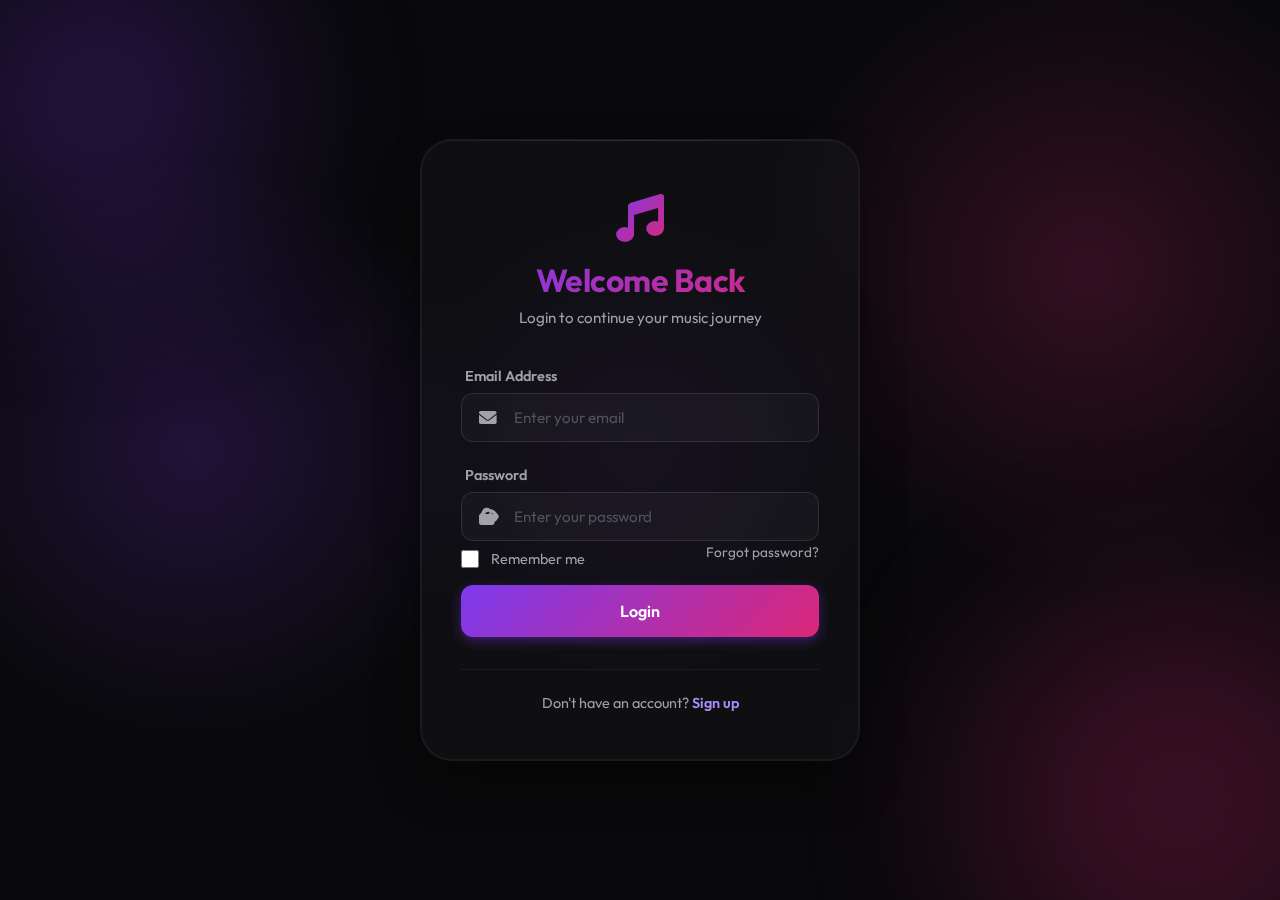
<file: src/main/resources/static/index.html>
<!doctype html>
<html lang="en">
  <head>
    <meta charset="UTF-8" />
    <meta name="viewport" content="width=device-width, initial-scale=1.0" />
    <title>musiQ</title>
    <link rel="stylesheet" href="css/style.css" />
    <link
      href="https://fonts.googleapis.com/css2?family=Outfit:wght@300;400;600&display=swap"
      rel="stylesheet"
    />
    <link
      rel="stylesheet"
      href="https://cdnjs.cloudflare.com/ajax/libs/font-awesome/6.0.0/css/all.min.css"
    />
  </head>

  <body>
    <div class="app-container">
      <!-- Sidebar -->
      <aside class="sidebar" id="sidebar">
        <div class="logo">
          <i class="fa-solid fa-music"> </i>
          <span>musiQ</span>
          <button class="collapse-btn" id="collapse-btn">
            <i class="fa-solid fa-bars"></i>
          </button>
        </div>
        <nav>
          <ul>
            <li class="active" onclick="showSection('home')">
              <i class="fa-solid fa-house"></i> Home
            </li>
            <li onclick="showSection('search')">
              <i class="fa-solid fa-magnifying-glass"></i> Search
            </li>
            <li onclick="showSection('library')">
              <i class="fa-solid fa-heart"></i> My Library
            </li>
          </ul>
        </nav>
      </aside>

      <!-- Main Content -->
      <main class="main-content">
        <header>
          <div class="search-bar">
            <i class="fa-solid fa-magnifying-glass"></i>
            <input
              type="text"
              id="searchInput"
              placeholder="Search for artists, tracks..."
            />
          </div>
          <div class="user-info">
            <button
              id="user-btn"
              onclick="handleUserBtnClick()"
              class="fa-solid fa-user"
              style="
                width: 40px;
                height: 40px;
                border-radius: 50%;
                display: flex;
                align-items: center;
                justify-content: center;
                cursor: pointer;
                position: absolute;
                right: 20px;
                top: 50%;
                transform: translateY(-50%);
              "
            ></button>
          </div>
        </header>

        <section id="content" class="content-area">
          <!-- Dynamic Content Here -->
          <div id="home-view">
            <h2>Trending Now</h2>
            <div class="track-grid" id="trending-tracks">
              <!-- Tracks injected here -->
            </div>
          </div>

          <div id="search-results" style="display: none">
            <h2>Search Results</h2>
            <div class="track-list" id="search-tracks-list">
              <!-- Search results injected here -->
            </div>
          </div>

          <div id="library-view" style="display: none">
            <h2>My Library</h2>
            <div class="track-list" id="library-tracks-list">
              <!-- Liked tracks injected here -->
            </div>
          </div>

          <!-- Error/Config Message -->
          <div
            id="api-error-message"
            style="
              display: none;
              background: #ff444433;
              border: 1px solid #ff4444;
              padding: 20px;
              border-radius: 8px;
              margin-top: 20px;
            "
          >
            <h3><i class="fa-solid fa-triangle-exclamation"></i> API Error</h3>
            <p id="error-text">Unable to load music.</p>
            <button
              onclick="openSettings()"
              style="
                margin-top: 10px;
                padding: 8px 16px;
                background: var(--accent-color);
                border: none;
                border-radius: 4px;
                cursor: pointer;
                font-weight: bold;
              "
            >
              Update Client ID
            </button>
          </div>
        </section>
      </main>
    </div>

    <!-- Client ID Modal -->
    <!-- User Profile & Settings Modal -->
    <div id="settings-modal" class="modal">
      <div class="modal-content">
        <span class="close" onclick="closeSettings()">&times;</span>
        <h2>User Profile</h2>
        <div class="input-group">
          <label>Logged in as</label>
          <input type="text" id="user-name-display" disabled />
        </div>

        <div style="display: flex; gap: 10px; margin-top: 15px">
          <button
            id="sign-out-btn"
            style="
              flex: 1;
              padding: 8px 16px;
              background: var(--accent-color);
              border: none;
              border-radius: 4px;
              cursor: pointer;
              font-weight: bold;
            "
          >
            Sign Out
          </button>
        </div>
      </div>
    </div>

    <!-- Music Player Bar -->
    <div class="player-bar">
      <div class="track-info">
        <img
          src="https://via.placeholder.com/64"
          alt="Album Art"
          id="player-img"
        />

        <div class="text">
          <h4 id="player-title">Select a track</h4>
          <p id="player-artist">--</p>
        </div>
        <div class="like-btn">
          <i class="fa-solid fa-heart"></i>
        </div>
        <div class="download-btn">
          <i class="fa-solid fa-arrow-down"></i>
        </div>
      </div>

      <div class="player-center">
        <div class="controls">
          <button id="prevBtn">
            <i class="fa-solid fa-backward-step"></i>
          </button>
          <button id="playBtn" class="play-pause">
            <i class="fa-solid fa-play"></i>
          </button>
          <button id="nextBtn"><i class="fa-solid fa-forward-step"></i></button>
        </div>
        <div class="progress-area">
          <span id="currentTime">0:00</span>
          <input type="range" id="progressBar" min="0" value="0" step="1" />
          <span id="totalDuration">0:00</span>
        </div>
      </div>

      <div class="volume-control">
        <i class="fa-solid fa-volume-high"></i>
        <input
          type="range"
          id="volumeSlider"
          min="0"
          max="1"
          step="0.1"
          value="1"
        />
      </div>

      <audio id="audioPlayer"></audio>
    </div>

    <script src="js/script.js"></script>
  </body>
</html>
</file>
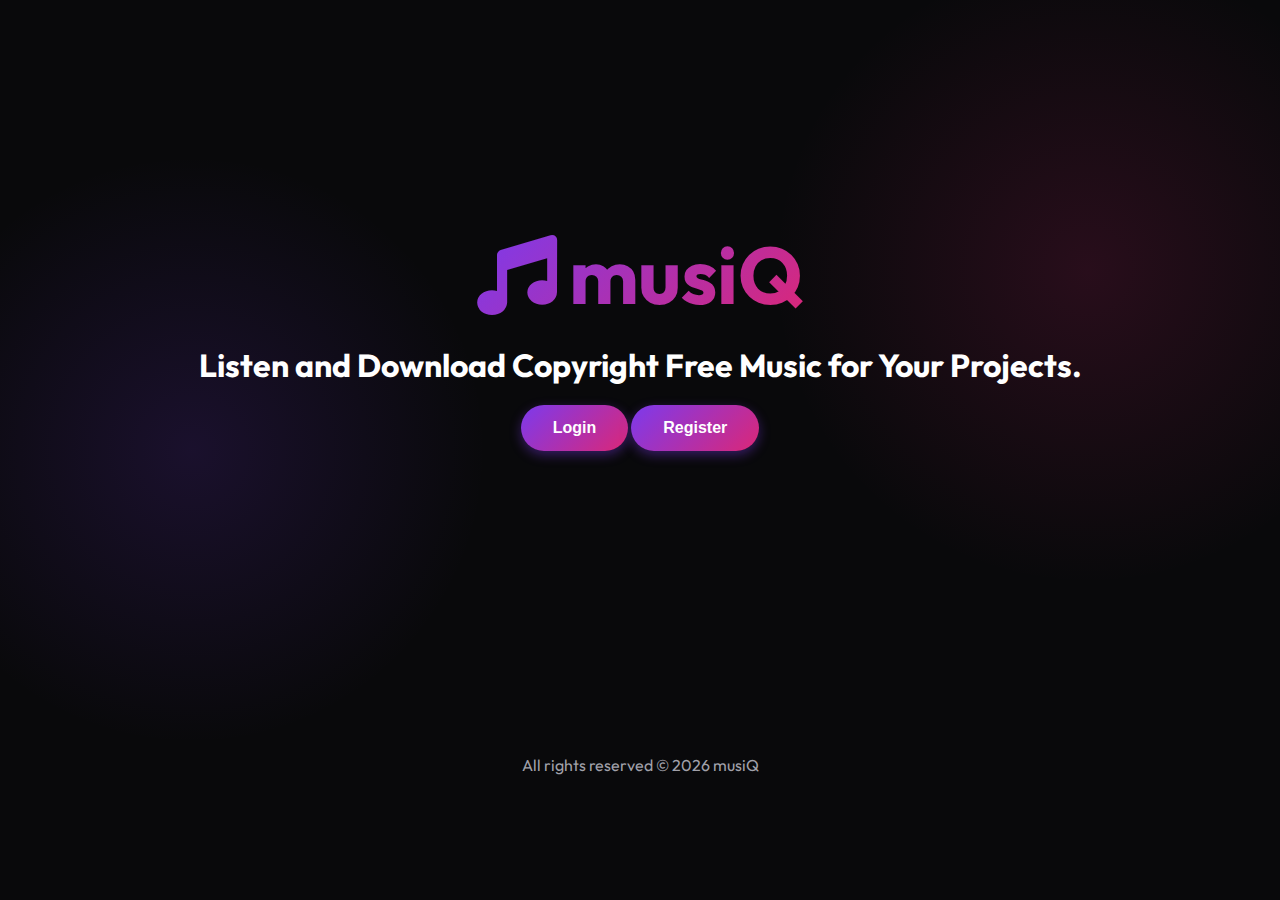
<file: src/main/resources/static/home.html>
<!doctype html>
<html lang="en">
  <head>
    <meta charset="UTF-8" />
    <meta name="viewport" content="width=device-width, initial-scale=1.0" />
    <title>Login - musiQ</title>
    <meta
      name="description"
      content="Login to your musiQ account to access your music library"
    />
    <link rel="stylesheet" href="css/home.css" />
    <link
      href="https://fonts.googleapis.com/css2?family=Outfit:wght@300;400;600;700&display=swap"
      rel="stylesheet"
    />
    <link
      rel="stylesheet"
      href="https://cdnjs.cloudflare.com/ajax/libs/font-awesome/6.0.0/css/all.min.css"
    />
  </head>

  <body>
    <!-- Animated Background Orbs -->
    <div class="bg-orb bg-orb-1"></div>
    <div class="bg-orb bg-orb-2"></div>
    <div class="bg-orb bg-orb-3"></div>
    <div class="welcome">
      <div class="logo">
        <i class="fa-solid fa-music"> </i>
        <span>musiQ</span>
      </div>
      <p class="welcome-text">
        Listen and Download Copyright Free Music for Your Projects.
      </p>

      <div class="buttons">
        <button class="login-btn">Login</button>
        <button class="register-btn">Register</button>
      </div>
    </div>
    <div class="Footer">
      <p>All rights reserved &copy; 2026 musiQ</p>
    </div>
    <script>
      document.querySelector(".login-btn").addEventListener("click", () => {
        window.location.href = "/login.html";
      });
      document.querySelector(".register-btn").addEventListener("click", () => {
        window.location.href = "/signup.html";
      });
    </script>
  </body>
</html>
</file>
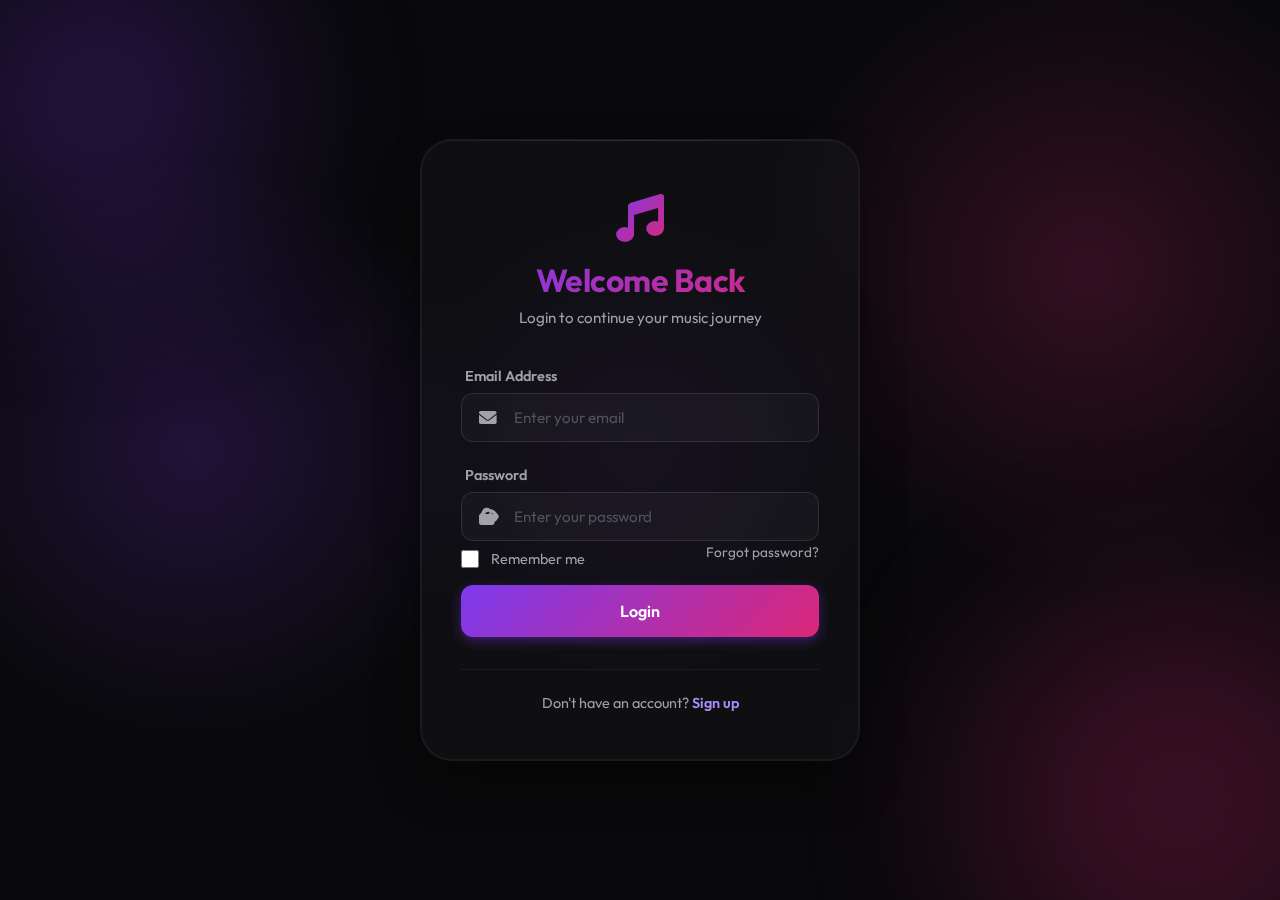
<file: src/main/resources/static/login.html>
<!DOCTYPE html>
<html lang="en">

<head>
    <meta charset="UTF-8">
    <meta name="viewport" content="width=device-width, initial-scale=1.0">
    <title>Login - JamPlayer</title>
    <meta name="description" content="Login to your JamPlayer account to access your music library">
    <link rel="stylesheet" href="css/auth.css">
    <link href="https://fonts.googleapis.com/css2?family=Outfit:wght@300;400;600;700&display=swap" rel="stylesheet">
    <link rel="stylesheet" href="https://cdnjs.cloudflare.com/ajax/libs/font-awesome/6.0.0/css/all.min.css">
</head>

<body>
    <!-- Animated Background Orbs -->
    <div class="bg-orb bg-orb-1"></div>
    <div class="bg-orb bg-orb-2"></div>
    <div class="bg-orb bg-orb-3"></div>

    <div class="auth-container">
        <div class="auth-card">
            <!-- Logo Section -->
            <div class="auth-logo">
                <div class="logo-icon">
                    <i class="fa-solid fa-music"></i>
                </div>
                <h1>Welcome Back</h1>
                <p>Login to continue your music journey</p>
            </div>

            <!-- Login Form -->
            <form class="auth-form" id="loginForm" novalidate>
                <!-- Email Field -->
                <div class="form-group">
                    <label for="email">Email Address</label>
                    <div class="input-wrapper">
                        <input type="email" id="email" name="email" placeholder="Enter your email" autocomplete="email"
                            required>
                        <i class="fa-solid fa-envelope"></i>
                    </div>
                    <div class="error-message" id="emailError"></div>
                </div>

                <!-- Password Field -->
                <div class="form-group">
                    <label for="password">Password</label>
                    <div class="input-wrapper">
                        <input type="password" id="password" name="password" placeholder="Enter your password"
                            autocomplete="current-password" required>
                        <i class="fa-solid fa-lock"></i>
                        <i class="fa-solid fa-eye password-toggle" id="togglePassword"></i>
                    </div>
                    <div class="error-message" id="passwordError"></div>
                </div>

                <!-- Remember Me & Forgot Password -->
                <div style="display: flex; justify-content: space-between; align-items: center; margin-top: -8px;">
                    <div class="checkbox-group">
                        <input type="checkbox" id="rememberMe" name="rememberMe">
                        <label for="rememberMe">Remember me</label>
                    </div>
                    <div class="forgot-password">
                        <a href="#" id="forgotPasswordLink">Forgot password?</a>
                    </div>
                </div>

                <!-- Success Message -->
                <div class="success-message" id="successMessage">
                    <i class="fa-solid fa-circle-check"></i>
                    <span>Login successful! Redirecting...</span>
                </div>

                <!-- Submit Button -->
                <button type="submit" class="submit-btn" id="submitBtn">
                    <span class="btn-text">Login</span>
                    <div class="spinner"></div>
                </button>
            </form>

            <!-- Footer -->
            <div class="auth-footer">
                <p>Don't have an account? <a href="signup.html" id="signupLink">Sign up</a></p>
            </div>
        </div>
    </div>

    <script src="js/auth.js"></script>
</body>

</html>
</file>
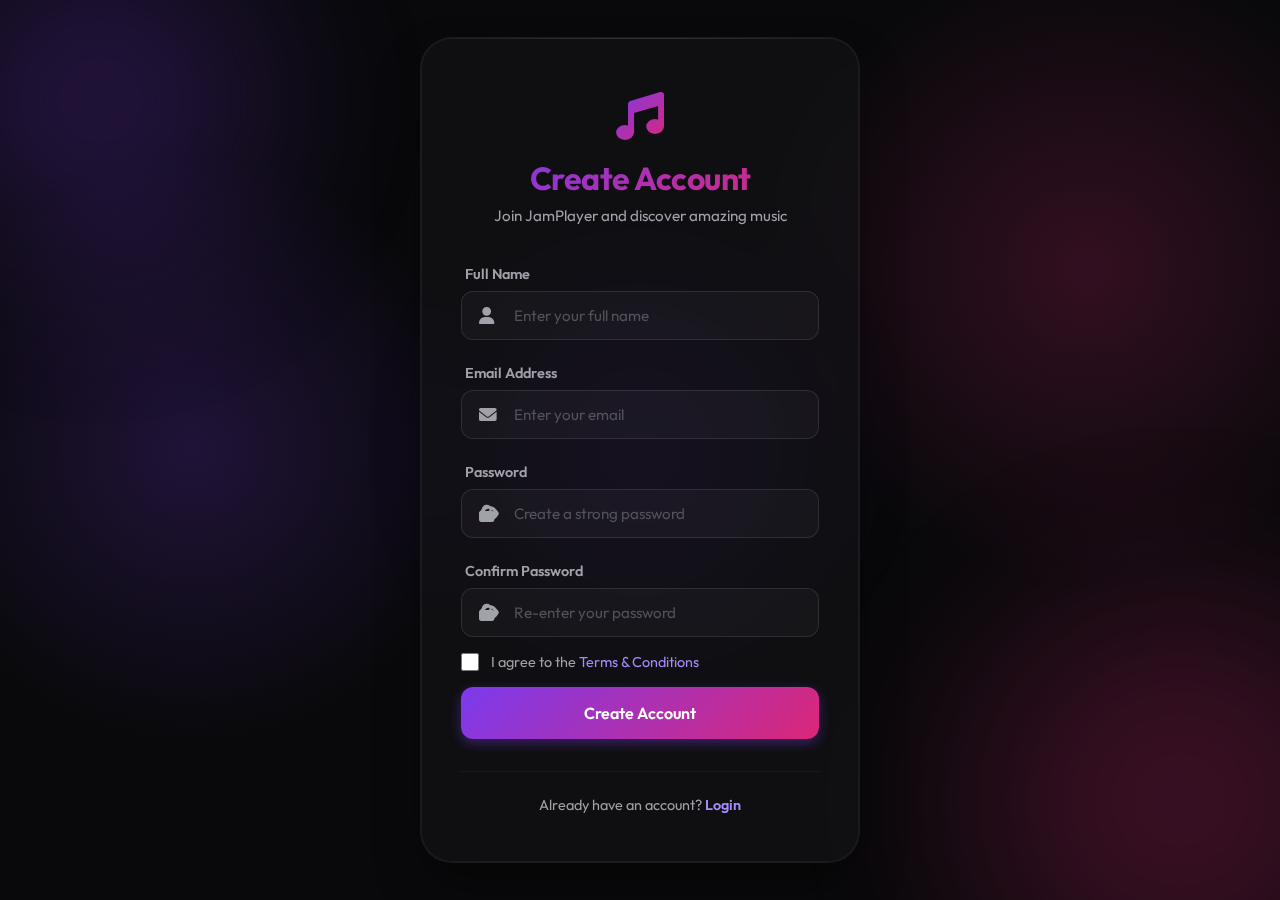
<file: src/main/resources/static/signup.html>
<!DOCTYPE html>
<html lang="en">

<head>
    <meta charset="UTF-8">
    <meta name="viewport" content="width=device-width, initial-scale=1.0">
    <title>Sign Up - JamPlayer</title>
    <meta name="description" content="Create your JamPlayer account and start enjoying music">
    <link rel="stylesheet" href="css/auth.css">
    <link href="https://fonts.googleapis.com/css2?family=Outfit:wght@300;400;600;700&display=swap" rel="stylesheet">
    <link rel="stylesheet" href="https://cdnjs.cloudflare.com/ajax/libs/font-awesome/6.0.0/css/all.min.css">
</head>

<body>
    <!-- Animated Background Orbs -->
    <div class="bg-orb bg-orb-1"></div>
    <div class="bg-orb bg-orb-2"></div>
    <div class="bg-orb bg-orb-3"></div>

    <div class="auth-container">
        <div class="auth-card">
            <!-- Logo Section -->
            <div class="auth-logo">
                <div class="logo-icon">
                    <i class="fa-solid fa-music"></i>
                </div>
                <h1>Create Account</h1>
                <p>Join JamPlayer and discover amazing music</p>
            </div>

            <!-- Signup Form -->
            <form class="auth-form" id="signupForm" novalidate>
                <!-- Full Name Field -->
                <div class="form-group">
                    <label for="fullName">Full Name</label>
                    <div class="input-wrapper">
                        <input type="text" id="fullName" name="fullName" placeholder="Enter your full name"
                            autocomplete="name" required>
                        <i class="fa-solid fa-user"></i>
                    </div>
                    <div class="error-message" id="fullNameError"></div>
                </div>

                <!-- Email Field -->
                <div class="form-group">
                    <label for="email">Email Address</label>
                    <div class="input-wrapper">
                        <input type="email" id="email" name="email" placeholder="Enter your email" autocomplete="email"
                            required>
                        <i class="fa-solid fa-envelope"></i>
                    </div>
                    <div class="error-message" id="emailError"></div>
                </div>

                <!-- Password Field -->
                <div class="form-group">
                    <label for="password">Password</label>
                    <div class="input-wrapper">
                        <input type="password" id="password" name="password" placeholder="Create a strong password"
                            autocomplete="new-password" required>
                        <i class="fa-solid fa-lock"></i>
                        <i class="fa-solid fa-eye password-toggle" id="togglePassword"></i>
                    </div>
                    <div class="error-message" id="passwordError"></div>
                    <!-- Password Strength Indicator -->
                    <div class="password-strength" id="passwordStrength">
                        <div class="strength-bar">
                            <div class="strength-bar-fill" id="strengthBarFill"></div>
                        </div>
                        <div class="strength-text" id="strengthText"></div>
                    </div>
                </div>

                <!-- Confirm Password Field -->
                <div class="form-group">
                    <label for="confirmPassword">Confirm Password</label>
                    <div class="input-wrapper">
                        <input type="password" id="confirmPassword" name="confirmPassword"
                            placeholder="Re-enter your password" autocomplete="new-password" required>
                        <i class="fa-solid fa-lock"></i>
                        <i class="fa-solid fa-eye password-toggle" id="toggleConfirmPassword"></i>
                    </div>
                    <div class="error-message" id="confirmPasswordError"></div>
                </div>

                <!-- Terms and Conditions -->
                <div class="checkbox-group">
                    <input type="checkbox" id="agreeTerms" name="agreeTerms" required>
                    <label for="agreeTerms">
                        I agree to the <a href="#" id="termsLink">Terms & Conditions</a>
                    </label>
                </div>
                <div class="error-message" id="termsError"></div>

                <!-- Success Message -->
                <div class="success-message" id="successMessage">
                    <i class="fa-solid fa-circle-check"></i>
                    <span>Account created! Redirecting...</span>
                </div>

                <!-- Submit Button -->
                <button type="submit" class="submit-btn" id="submitBtn">
                    <span class="btn-text">Create Account</span>
                    <div class="spinner"></div>
                </button>
            </form>

            <!-- Footer -->
            <div class="auth-footer">
                <p>Already have an account? <a href="login.html" id="loginLink">Login</a></p>
            </div>
        </div>
    </div>

    <script src="js/auth.js"></script>
</body>

</html>
</file>
<file: src/main/resources/static/css/style.css>
:root {
    --bg-dark: #09090b;
    --sidebar-bg: rgba(20, 20, 23, 0.7);
    --player-bg: rgba(20, 20, 23, 0.85);
    --text-primary: #ffffff;
    --text-secondary: #a1a1aa;
    --accent-color: #6d28d9;
    /* Deep Purple */
    --accent-gradient: linear-gradient(135deg, #7c3aed 0%, #db2777 100%);
    --card-bg: rgba(255, 255, 255, 0.03);
    --card-hover: rgba(255, 255, 255, 0.08);
    --border-color: rgba(255, 255, 255, 0.1);
    --glass-border: 1px solid rgba(255, 255, 255, 0.05);
    --blur-amount: 20px;
}

* {
    margin: 0;
    padding: 0;
    box-sizing: border-box;
}

body {
    font-family: 'Outfit', sans-serif;
    background-color: var(--bg-dark);
    color: var(--text-primary);
    height: 100vh;
    display: flex;
    flex-direction: column;
    overflow: hidden;
    /* Subtle mesh gradient background */
    background-image:
        radial-gradient(circle at 15% 50%, rgba(124, 58, 237, 0.15) 0%, transparent 25%),
        radial-gradient(circle at 85% 30%, rgba(219, 39, 119, 0.15) 0%, transparent 25%);
}

/* Layout */
.app-container {
    display: flex;
    flex: 1;
    overflow: hidden;
    position: relative;
}

/* Sidebar */
.sidebar {
    width: 260px;
    background: var(--sidebar-bg);
    backdrop-filter: blur(var(--blur-amount));
    -webkit-backdrop-filter: blur(var(--blur-amount));
    border-right: var(--glass-border);
    padding: 32px 24px;
    display: flex;
    flex-direction: column;
    gap: 30px;
    z-index: 10;
    transition: width 0.3s cubic-bezier(0.4, 0, 0.2, 1);
}

.sidebar.collapsed {
    width: 80px;
    padding: 32px 16px;
}

.sidebar.collapsed span,
.sidebar.collapsed nav li {
    padding: 12px 0;
    justify-content: center;
    gap: 0;
    font-size: 0;
}

.sidebar.collapsed nav li i {
    font-size: 1.4rem;
    margin: 0;
}

.sidebar.collapsed .logo {
    justify-content: center;
}

.sidebar.collapsed .logo>i {
    display: none;
}

.sidebar.collapsed .collapse-btn {
    margin: 0;
    font-size: 1.4rem;
}


.collapse-btn {
    background: none;
    border: none;
    color: var(--text-primary);
    font-size: 1.3rem;
    cursor: pointer;
    margin-left: auto;
    transition: all 0.3s ease;
}

.collapse-btn:hover {
    color: var(--accent-color);
}

.logo {
    font-size: 1.8rem;
    font-weight: 700;
    display: flex;
    align-items: center;
    gap: 12px;
    background: var(--accent-gradient);
    background-clip: text;
    -webkit-background-clip: text;
    -webkit-text-fill-color: transparent;
    letter-spacing: -0.5px;
    /* Ensure the gradient covers the whole logo area */
    width: 100%;
}

.logo i {
    /* The icon will now inherit the gradient clip from the parent */
    color: #7c3aed;
    /* Fallback for older browsers */
}

nav ul {
    list-style: none;
    display: flex;
    flex-direction: column;
    gap: 8px;
}

nav li {
    padding: 12px 16px;
    border-radius: 12px;
    cursor: pointer;
    color: var(--text-secondary);
    display: flex;
    align-items: center;
    gap: 16px;
    font-weight: 500;
    transition: all 0.3s cubic-bezier(0.4, 0, 0.2, 1);
    border: 1px solid transparent;
}

nav li:hover {
    color: var(--text-primary);
    background: rgba(255, 255, 255, 0.05);
}

nav li.active {
    background: rgba(124, 58, 237, 0.1);
    color: #a78bfa;
    border: 1px solid rgba(124, 58, 237, 0.2);
}

nav li i {
    font-size: 1.2rem;
}

/* Main Content */
.main-content {
    flex: 1;
    display: flex;
    flex-direction: column;
    position: relative;
    overflow-y: auto;
    scroll-behavior: smooth;
}

/* Custom Scrollbar */
.main-content::-webkit-scrollbar {
    width: 8px;
}

.main-content::-webkit-scrollbar-track {
    background: transparent;
}

.main-content::-webkit-scrollbar-thumb {
    background: rgba(255, 255, 255, 0.1);
    border-radius: 4px;
}

.main-content::-webkit-scrollbar-thumb:hover {
    background: rgba(255, 255, 255, 0.2);
}

header {
    padding: 24px 40px;
    position: sticky;
    top: 0;
    z-index: 20;
    display: flex;
    align-items: center;
    /* Gradient fade for header */
    background: linear-gradient(to bottom, var(--bg-dark) 0%, rgba(9, 9, 11, 0) 100%);
}

.search-bar {
    background: rgba(255, 255, 255, 0.05);
    border: var(--glass-border);
    backdrop-filter: blur(10px);
    border-radius: 100px;
    padding: 12px 24px;
    display: flex;
    align-items: center;
    width: 380px;
    gap: 12px;
    transition: all 0.3s ease;
}

.search-bar:focus-within {
    background: rgba(255, 255, 255, 0.08);
    border-color: rgba(255, 255, 255, 0.2);
    box-shadow: 0 0 0 4px rgba(124, 58, 237, 0.1);
}

.search-bar i {
    color: var(--text-secondary);
}

.search-bar input {
    border: none;
    outline: none;
    background: transparent;
    flex: 1;
    font-size: 0.95rem;
    color: var(--text-primary);
    font-family: inherit;
}

.search-bar input::placeholder {
    color: #52525b;
}

.content-area {
    padding: 20px 40px 120px;
    /* Bottom padding for player */
}

h2 {
    margin-bottom: 24px;
    font-size: 2rem;
    font-weight: 700;
    letter-spacing: -0.5px;
}

/* Grids & Cards */
.track-grid {
    display: grid;
    grid-template-columns: repeat(auto-fill, minmax(200px, 1fr));
    gap: 24px;
}

.track-card {
    background: var(--card-bg);
    border: var(--glass-border);
    padding: 16px;
    border-radius: 16px;
    transition: all 0.3s ease;
    cursor: pointer;
    position: relative;
    group-hover: hidden;
}

.track-card:hover {
    background: var(--card-hover);
    transform: translateY(-6px);
    box-shadow: 0 20px 40px rgba(0, 0, 0, 0.4);

}

.img-container {
    border-radius: 12px;
    overflow: hidden;
    margin-bottom: 16px;
    aspect-ratio: 1;
    position: relative;
    box-shadow: 0 8px 24px rgba(0, 0, 0, 0.3);
}

.track-card img {
    width: 100%;
    height: 100%;
    object-fit: cover;
    transition: transform 0.5s ease;
}

.track-card:hover img {
    transform: scale(1.05);
}

.play-overlay {
    position: absolute;
    bottom: 12px;
    right: 12px;
    width: 48px;
    height: 48px;
    background: var(--accent-gradient);
    border-radius: 50%;
    display: flex;
    align-items: center;
    justify-content: center;
    opacity: 0;
    transform: translateY(20px) scale(0.8);
    transition: all 0.4s cubic-bezier(0.175, 0.885, 0.32, 1.275);
    box-shadow: 0 8px 16px rgba(0, 0, 0, 0.3);
    z-index: 2;
}

.track-card:hover .play-overlay {
    opacity: 1;
    transform: translateY(0) scale(1);
}

.play-overlay i {
    font-size: 1.2rem;
    color: white;
    margin-left: 4px;
}

.track-card h3 {
    font-size: 1rem;
    font-weight: 600;
    white-space: nowrap;
    overflow: hidden;
    text-overflow: ellipsis;
    margin-bottom: 6px;
    color: var(--text-primary);
}

.track-card p {
    font-size: 0.85rem;
    color: var(--text-secondary);
    white-space: nowrap;
    overflow: hidden;
    text-overflow: ellipsis;
}

/* List View (Search Results) */
.track-list {
    display: flex;
    flex-direction: column;
    gap: 12px;
    max-width: 800px;
}

.track-list-item {
    display: flex;
    align-items: center;
    padding: 12px 16px;
    border-radius: 12px;
    cursor: pointer;
    border: 1px solid transparent;
    transition: all 0.2s ease;
    background: rgba(255, 255, 255, 0.02);
}

.track-list-item:hover {
    background: rgba(255, 255, 255, 0.08);
    border-color: rgba(255, 255, 255, 0.05);
}

.track-list-item img {
    width: 48px;
    height: 48px;
    border-radius: 8px;
    margin-right: 20px;
    box-shadow: 0 4px 8px rgba(0, 0, 0, 0.2);
}

.track-info-list {
    flex: 1;
}

.track-info-list h3 {
    font-size: 1rem;
    font-weight: 500;
}

.track-info-list p {
    font-size: 0.85rem;
    color: var(--text-secondary);
}

/* Player Bar */
.player-bar {
    height: 96px;
    background: var(--player-bg);
    backdrop-filter: blur(25px);
    -webkit-backdrop-filter: blur(25px);
    border-top: var(--glass-border);
    display: flex;
    align-items: center;
    padding: 0 40px;
    justify-content: space-between;
    z-index: 100;
    position: fixed;
    /* Fixed to bottom */
    bottom: 0;
    left: 0;
    right: 0;
}

.player-bar .track-info {
    display: flex;
    align-items: center;
    width: 30%;
    min-width: 200px;
}

.player-bar .track-info img {
    width: 64px;
    height: 64px;
    border-radius: 8px;
    margin-right: 16px;
    box-shadow: 0 4px 12px rgba(0, 0, 0, 0.3);
}

.player-bar .track-info .text h4 {
    font-size: 1rem;
    margin-bottom: 4px;
    font-weight: 600;
}

.player-bar .track-info .text p {
    font-size: 0.8rem;
    color: var(--text-secondary);
}

.player-center {
    display: flex;
    flex-direction: column;
    align-items: center;
    justify-content: center;
    width: 40%;
    max-width: 600px;
    gap: 8px;
}

.controls {
    display: flex;
    align-items: center;
    gap: 24px;
}

.controls button {
    background: none;
    border: none;
    color: var(--text-secondary);
    font-size: 1.4rem;
    cursor: pointer;
    transition: all 0.2s;
    display: flex;
    align-items: center;
    justify-content: center;
}

.controls button:hover {
    color: var(--text-primary);
    transform: scale(1.1);
}

.player-bar .like-btn {
    background: none;
    border: none;
    color: var(--text-secondary);
    font-size: 1.0rem;
    cursor: pointer;
    transition: all 0.2s;
    display: flex;
    align-items: center;
    justify-content: center;
    margin-left: 40px;

}

.player-bar .like-btn:hover {
    color: var(--text-primary);
    transform: scale(1.1);
}

.player-bar .download-btn {
    background: none;
    border: none;
    color: var(--text-secondary);
    font-size: 1.0rem;
    cursor: pointer;
    transition: all 0.2s;
    display: flex;
    align-items: center;
    justify-content: center;
    margin-left: 40px;
}

.player-bar .download-btn:hover {
    color: var(--text-primary);
    transform: scale(1.1);
}

.controls button.play-pause {
    background: #fff;
    color: #000;
    width: 42px;
    /* Slightly smaller to fit stack */
    height: 42px;
    border-radius: 50%;
    font-size: 1.2rem;
    box-shadow: 0 0 20px rgba(255, 255, 255, 0.2);
}

.controls button.play-pause:hover {
    transform: scale(1.05);
    box-shadow: 0 0 30px rgba(255, 255, 255, 0.4);
}

.progress-area {
    display: flex;
    align-items: center;
    gap: 12px;
    width: 100%;
}

.progress-area span {
    font-size: 0.75rem;
    color: var(--text-secondary);
    min-width: 40px;
    text-align: center;
}

.progress-area input[type="range"] {
    flex: 1;
    height: 4px;
    -webkit-appearance: none;
    background: rgba(255, 255, 255, 0.1);
    border-radius: 2px;
    cursor: pointer;
    transition: height 0.2s;
}

.progress-area input[type="range"]:hover {
    height: 6px;
}

.progress-area input[type="range"]::-webkit-slider-thumb {
    -webkit-appearance: none;
    width: 12px;
    height: 12px;
    background: #fff;
    border-radius: 50%;
    opacity: 0;
    transition: opacity 0.2s;
}

.progress-area:hover input[type="range"]::-webkit-slider-thumb {
    opacity: 1;
}

.volume-control {
    display: flex;
    align-items: center;
    width: 30%;
    justify-content: flex-end;
    gap: 12px;
    color: var(--text-secondary);
}

.volume-control input {
    width: 120px;
    height: 4px;
    -webkit-appearance: none;
    background: rgba(255, 255, 255, 0.1);
    border-radius: 2px;
    cursor: pointer;
}

.volume-control input::-webkit-slider-thumb {
    -webkit-appearance: none;
    width: 12px;
    height: 12px;
    border-radius: 50%;
    background: #fff;
    cursor: pointer;
    box-shadow: 0 0 10px rgba(0, 0, 0, 0.5);
    opacity: 0;
    transition: opacity 0.2s;
}

.volume-control:hover input::-webkit-slider-thumb {
    opacity: 1;
}

/* Modal Styling */
.modal {
    display: none;
    position: fixed;
    z-index: 1000;
    left: 0;
    top: 0;
    width: 100%;
    height: 100%;
    background-color: rgba(0, 0, 0, 0.6);
    backdrop-filter: blur(5px);
}

.modal-content {
    background: #18181b;
    border: var(--glass-border);
    margin: 15% auto;
    padding: 40px;
    border-radius: 24px;
    width: 90%;
    max-width: 480px;
    position: relative;
    box-shadow: 0 25px 50px -12px rgba(0, 0, 0, 0.5);
    text-align: center;
}

.close {
    position: absolute;
    right: 24px;
    top: 24px;
    color: var(--text-secondary);
    font-size: 24px;
    cursor: pointer;
    transition: color 0.2s;
}

.close:hover {
    color: var(--text-primary);
}

.modal-content h2 {
    font-size: 1.5rem;
    margin-bottom: 24px;
}

.input-group {
    background: rgba(255, 255, 255, 0.03);
    padding: 24px;
    border-radius: 16px;
    margin-bottom: 24px;
    text-align: left;
}

.input-group label {
    font-size: 0.9rem;
    font-weight: 600;
    margin-bottom: 8px;
    display: block;
    color: var(--text-secondary);
}

.input-group input {
    background: #09090b;
    border: 1px solid rgba(255, 255, 255, 0.1);
    padding: 14px;
    width: 100%;
    border-radius: 8px;
    color: white;
    font-family: inherit;
    transition: border-color 0.2s;
}

.input-group input:focus {
    border-color: #a78bfa;
    outline: none;
}

.hint {
    margin-top: 12px;
    font-size: 0.85rem;
    color: #71717a;
    line-height: 1.4;
}

.hint a {
    color: #a78bfa;
    text-decoration: none;
    border-bottom: 1px solid transparent;
    transition: border-color 0.2s;
}

.hint a:hover {
    border-bottom-color: #a78bfa;
}

#sign-out-btn {
    background: var(--accent-gradient);
    color: white;
    border: none;
    padding: 14px 32px;
    border-radius: 100px;
    font-size: 1rem;
    font-weight: 600;
    cursor: pointer;
    transition: filter 0.2s, transform 0.2s;
    box-shadow: 0 4px 12px rgba(124, 58, 237, 0.4);
}

#sign-out-btn:hover {
    filter: brightness(1.1);
    transform: scale(1.02);
}

/* Error Message */
#api-error-message {
    background: rgba(220, 38, 38, 0.1);
    border: 1px solid rgba(220, 38, 38, 0.2);
    backdrop-filter: blur(10px);
    text-align: center;
}
</file>
<file: src/main/resources/static/css/home.css>
:root {
    --bg-dark: #09090b;
    --sidebar-bg: rgba(20, 20, 23, 0.7);
    --player-bg: rgba(20, 20, 23, 0.85);
    --text-primary: #ffffff;
    --text-secondary: #a1a1aa;
    --accent-color: #6d28d9;
    /* Deep Purple */
    --accent-gradient: linear-gradient(135deg, #7c3aed 0%, #db2777 100%);
    --card-bg: rgba(255, 255, 255, 0.03);
    --card-hover: rgba(255, 255, 255, 0.08);
    --border-color: rgba(255, 255, 255, 0.1);
    --glass-border: 1px solid rgba(255, 255, 255, 0.05);
    --blur-amount: 20px;
}

* {
    margin: 0;
    padding: 0;
    box-sizing: border-box;
}

body {
    font-family: 'Outfit', sans-serif;
    background-color: var(--bg-dark);
    color: var(--text-primary);
    height: 100vh;
    display: flex;
    flex-direction: column;
    overflow: hidden;
    /* Subtle mesh gradient background */
    background-image:
        radial-gradient(circle at 15% 50%, rgba(124, 58, 237, 0.15) 0%, transparent 25%),
        radial-gradient(circle at 85% 30%, rgba(219, 39, 119, 0.15) 0%, transparent 25%);
}

/* Layout */
.app-container {
    display: flex;
    flex: 1;
    overflow: hidden;
    position: relative;
}

.welcome {
    display: flex;
    flex-direction: column;
    align-items: center;
    justify-content: center;
    height: 75vh;
    width: 100vw;
    gap: 20px;
}

.welcome-text {
    font-size: 2rem;
    font-weight: 700;
    color: var(--text-primary);
}

.welcome-text2 {
    font-size: 2rem;
    font-weight: 700;
    color: var(--text-primary);

}

.login-btn {
    background: var(--accent-gradient);
    color: white;
    border: none;
    padding: 14px 32px;
    border-radius: 100px;
    font-size: 1rem;
    font-weight: 600;
    cursor: pointer;
    transition: filter 0.2s, transform 0.2s;
    box-shadow: 0 4px 12px rgba(124, 58, 237, 0.4);
}

.login-btn:hover {
    filter: brightness(1.1);
    transform: scale(1.02);
}

.register-btn {
    background: var(--accent-gradient);
    color: white;
    border: none;
    padding: 14px 32px;
    border-radius: 100px;
    font-size: 1rem;
    font-weight: 600;
    cursor: pointer;
    transition: filter 0.2s, transform 0.2s;
    box-shadow: 0 4px 12px rgba(124, 58, 237, 0.4);
}

.register-btn:hover {
    filter: brightness(1.1);
    transform: scale(1.02);
}

.logo {
    font-size: 5rem;
    font-weight: 700;
    display: flex;
    align-items: center;
    gap: 12px;
    background: var(--accent-gradient);
    background-clip: text;
    -webkit-background-clip: text;
    -webkit-text-fill-color: transparent;
    letter-spacing: -0.5px;
    /* Ensure the gradient covers the whole logo area */
    width: fit-content;
}

.logo i {
    /* The icon will now inherit the gradient clip from the parent */
    color: #7c3aed;
    /* Fallback for older browsers */
}

.Footer {
    display: flex;
    flex-direction: column;
    align-items: center;
    justify-content: center;
    height: 20vh;
    width: 100vw;
    gap: 10px;
    color: #a1a1aa;
    font-size: 1rem;
}
</file>
<file: src/main/resources/static/css/auth.css>
:root {
    --bg-dark: #09090b;
    --sidebar-bg: rgba(20, 20, 23, 0.7);
    --player-bg: rgba(20, 20, 23, 0.85);
    --text-primary: #ffffff;
    --text-secondary: #a1a1aa;
    --accent-color: #6d28d9;
    --accent-gradient: linear-gradient(135deg, #7c3aed 0%, #db2777 100%);
    --card-bg: rgba(255, 255, 255, 0.03);
    --card-hover: rgba(255, 255, 255, 0.08);
    --border-color: rgba(255, 255, 255, 0.1);
    --glass-border: 1px solid rgba(255, 255, 255, 0.05);
    --blur-amount: 20px;
    --error-color: #ef4444;
    --success-color: #10b981;
}

* {
    margin: 0;
    padding: 0;
    box-sizing: border-box;
}

body {
    font-family: 'Outfit', sans-serif;
    background-color: var(--bg-dark);
    color: var(--text-primary);
    min-height: 100vh;
    display: flex;
    align-items: center;
    justify-content: center;
    overflow-x: hidden;
    /* Animated mesh gradient background */
    background-image:
        radial-gradient(circle at 15% 50%, rgba(124, 58, 237, 0.2) 0%, transparent 25%),
        radial-gradient(circle at 85% 30%, rgba(219, 39, 119, 0.2) 0%, transparent 25%);
    animation: gradientShift 15s ease infinite;
}

@keyframes gradientShift {

    0%,
    100% {
        background-position: 0% 50%;
    }

    50% {
        background-position: 100% 50%;
    }
}

/* Animated background orbs */
.bg-orb {
    position: fixed;
    border-radius: 50%;
    filter: blur(80px);
    opacity: 0.3;
    z-index: 0;
    animation: float 20s ease-in-out infinite;
}

.bg-orb-1 {
    width: 400px;
    height: 400px;
    background: radial-gradient(circle, #7c3aed, transparent);
    top: -100px;
    left: -100px;
    animation-delay: 0s;
}

.bg-orb-2 {
    width: 500px;
    height: 500px;
    background: radial-gradient(circle, #db2777, transparent);
    bottom: -150px;
    right: -150px;
    animation-delay: 7s;
}

.bg-orb-3 {
    width: 300px;
    height: 300px;
    background: radial-gradient(circle, #6d28d9, transparent);
    top: 50%;
    left: 50%;
    transform: translate(-50%, -50%);
    animation-delay: 14s;
}

@keyframes float {

    0%,
    100% {
        transform: translate(0, 0) scale(1);
    }

    33% {
        transform: translate(50px, -50px) scale(1.1);
    }

    66% {
        transform: translate(-30px, 30px) scale(0.9);
    }
}

/* Auth Container */
.auth-container {
    position: relative;
    z-index: 10;
    width: 100%;
    max-width: 480px;
    padding: 20px;
    animation: fadeInUp 0.6s ease-out;
}

@keyframes fadeInUp {
    from {
        opacity: 0;
        transform: translateY(30px);
    }

    to {
        opacity: 1;
        transform: translateY(0);
    }
}

/* Auth Card */
.auth-card {
    background: rgba(20, 20, 23, 0.6);
    backdrop-filter: blur(var(--blur-amount));
    -webkit-backdrop-filter: blur(var(--blur-amount));
    border: var(--glass-border);
    border-radius: 32px;
    padding: 48px 40px;
    box-shadow:
        0 25px 50px -12px rgba(0, 0, 0, 0.5),
        0 0 0 1px rgba(255, 255, 255, 0.05) inset;
    position: relative;
    overflow: hidden;
}

.auth-card::before {
    content: '';
    position: absolute;
    top: 0;
    left: 0;
    right: 0;
    height: 1px;
    background: linear-gradient(90deg, transparent, rgba(255, 255, 255, 0.1), transparent);
}

/* Logo */
.auth-logo {
    text-align: center;
    margin-bottom: 40px;
}

.auth-logo .logo-icon {
    font-size: 3rem;
    background: var(--accent-gradient);
    -webkit-background-clip: text;
    -webkit-text-fill-color: transparent;
    margin-bottom: 12px;
    display: inline-block;
    animation: pulse 2s ease-in-out infinite;
}

@keyframes pulse {

    0%,
    100% {
        transform: scale(1);
    }

    50% {
        transform: scale(1.05);
    }
}

.auth-logo h1 {
    font-size: 2rem;
    font-weight: 700;
    background: var(--accent-gradient);
    -webkit-background-clip: text;
    -webkit-text-fill-color: transparent;
    letter-spacing: -0.5px;
    margin-bottom: 8px;
}

.auth-logo p {
    color: var(--text-secondary);
    font-size: 0.95rem;
}

/* Form */
.auth-form {
    display: flex;
    flex-direction: column;
    gap: 24px;
}

.form-group {
    display: flex;
    flex-direction: column;
    gap: 8px;
}

.form-group label {
    font-size: 0.9rem;
    font-weight: 600;
    color: var(--text-secondary);
    margin-left: 4px;
}

.input-wrapper {
    position: relative;
    display: flex;
    align-items: center;
}

.input-wrapper i {
    position: absolute;
    left: 18px;
    color: var(--text-secondary);
    font-size: 1.1rem;
    transition: color 0.3s ease;
    pointer-events: none;
}

.form-group input {
    width: 100%;
    padding: 14px 18px 14px 52px;
    background: rgba(255, 255, 255, 0.03);
    border: 1px solid rgba(255, 255, 255, 0.1);
    border-radius: 12px;
    color: var(--text-primary);
    font-family: inherit;
    font-size: 0.95rem;
    transition: all 0.3s ease;
    outline: none;
}

.form-group input::placeholder {
    color: #52525b;
}

.form-group input:focus {
    background: rgba(255, 255, 255, 0.05);
    border-color: #a78bfa;
    box-shadow: 0 0 0 4px rgba(124, 58, 237, 0.1);
}

.form-group input:focus+i,
.input-wrapper:focus-within i {
    color: #a78bfa;
}

.form-group input.error {
    border-color: var(--error-color);
    background: rgba(239, 68, 68, 0.05);
}

.form-group input.success {
    border-color: var(--success-color);
}

/* Password Toggle */
.password-toggle {
    position: absolute;
    right: 18px;
    color: var(--text-secondary);
    cursor: pointer;
    font-size: 1.1rem;
    transition: color 0.2s ease;
    z-index: 2;
}

.password-toggle:hover {
    color: var(--text-primary);
}

/* Error Message */
.error-message {
    font-size: 0.85rem;
    color: var(--error-color);
    margin-top: -16px;
    margin-left: 4px;
    display: none;
    animation: shake 0.3s ease;
}

.error-message.show {
    display: block;
}

@keyframes shake {

    0%,
    100% {
        transform: translateX(0);
    }

    25% {
        transform: translateX(-5px);
    }

    75% {
        transform: translateX(5px);
    }
}

/* Password Strength Indicator */
.password-strength {
    margin-top: -16px;
    display: none;
}

.password-strength.show {
    display: block;
}

.strength-bar {
    height: 4px;
    background: rgba(255, 255, 255, 0.1);
    border-radius: 2px;
    overflow: hidden;
    margin-bottom: 6px;
}

.strength-bar-fill {
    height: 100%;
    width: 0%;
    transition: all 0.3s ease;
    border-radius: 2px;
}

.strength-bar-fill.weak {
    width: 33%;
    background: var(--error-color);
}

.strength-bar-fill.medium {
    width: 66%;
    background: #f59e0b;
}

.strength-bar-fill.strong {
    width: 100%;
    background: var(--success-color);
}

.strength-text {
    font-size: 0.8rem;
    color: var(--text-secondary);
    margin-left: 4px;
}

/* Checkbox Group */
.checkbox-group {
    display: flex;
    align-items: center;
    gap: 12px;
    margin: -8px 0;
}

.checkbox-group input[type="checkbox"] {
    width: 18px;
    height: 18px;
    cursor: pointer;
    accent-color: #7c3aed;
}

.checkbox-group label {
    font-size: 0.9rem;
    color: var(--text-secondary);
    cursor: pointer;
    user-select: none;
    margin: 0;
}

.checkbox-group a {
    color: #a78bfa;
    text-decoration: none;
    transition: color 0.2s ease;
}

.checkbox-group a:hover {
    color: #c4b5fd;
    text-decoration: underline;
}

/* Submit Button */
.submit-btn {
    width: 100%;
    padding: 16px;
    background: var(--accent-gradient);
    border: none;
    border-radius: 12px;
    color: white;
    font-family: inherit;
    font-size: 1rem;
    font-weight: 600;
    cursor: pointer;
    transition: all 0.3s ease;
    box-shadow: 0 4px 12px rgba(124, 58, 237, 0.4);
    position: relative;
    overflow: hidden;
}

.submit-btn::before {
    content: '';
    position: absolute;
    top: 0;
    left: -100%;
    width: 100%;
    height: 100%;
    background: linear-gradient(90deg, transparent, rgba(255, 255, 255, 0.2), transparent);
    transition: left 0.5s ease;
}

.submit-btn:hover {
    transform: translateY(-2px);
    box-shadow: 0 8px 20px rgba(124, 58, 237, 0.5);
}

.submit-btn:hover::before {
    left: 100%;
}

.submit-btn:active {
    transform: translateY(0);
}

.submit-btn:disabled {
    opacity: 0.6;
    cursor: not-allowed;
    transform: none;
}

.submit-btn.loading {
    pointer-events: none;
}

.submit-btn .spinner {
    display: none;
    width: 20px;
    height: 20px;
    border: 2px solid rgba(255, 255, 255, 0.3);
    border-top-color: white;
    border-radius: 50%;
    animation: spin 0.8s linear infinite;
    margin: 0 auto;
}

.submit-btn.loading .spinner {
    display: block;
}

.submit-btn.loading .btn-text {
    display: none;
}

@keyframes spin {
    to {
        transform: rotate(360deg);
    }
}

/* Divider */
.auth-divider {
    text-align: center;
    margin: 32px 0;
    position: relative;
}

.auth-divider::before {
    content: '';
    position: absolute;
    top: 50%;
    left: 0;
    right: 0;
    height: 1px;
    background: rgba(255, 255, 255, 0.1);
}

.auth-divider span {
    background: rgba(20, 20, 23, 0.9);
    padding: 0 16px;
    color: var(--text-secondary);
    font-size: 0.85rem;
    position: relative;
    z-index: 1;
}

/* Auth Footer */
.auth-footer {
    text-align: center;
    margin-top: 32px;
    padding-top: 24px;
    border-top: 1px solid rgba(255, 255, 255, 0.05);
}

.auth-footer p {
    color: var(--text-secondary);
    font-size: 0.9rem;
}

.auth-footer a {
    color: #a78bfa;
    text-decoration: none;
    font-weight: 600;
    transition: color 0.2s ease;
}

.auth-footer a:hover {
    color: #c4b5fd;
    text-decoration: underline;
}

/* Forgot Password Link */
.forgot-password {
    text-align: right;
    margin-top: -16px;
}

.forgot-password a {
    color: var(--text-secondary);
    text-decoration: none;
    font-size: 0.85rem;
    transition: color 0.2s ease;
}

.forgot-password a:hover {
    color: #a78bfa;
}

/* Responsive Design */
@media (max-width: 640px) {
    .auth-container {
        padding: 16px;
    }

    .auth-card {
        padding: 32px 24px;
        border-radius: 24px;
    }

    .auth-logo h1 {
        font-size: 1.75rem;
    }

    .auth-logo .logo-icon {
        font-size: 2.5rem;
    }

    .form-group input {
        padding: 12px 16px 12px 48px;
    }

    .submit-btn {
        padding: 14px;
    }
}

/* Success Message */
.success-message {
    background: rgba(16, 185, 129, 0.1);
    border: 1px solid rgba(16, 185, 129, 0.3);
    color: var(--success-color);
    padding: 12px 16px;
    border-radius: 8px;
    font-size: 0.9rem;
    display: none;
    animation: fadeInUp 0.3s ease;
}

.success-message.show {
    display: block;
}

.success-message i {
    margin-right: 8px;
}
</file>
